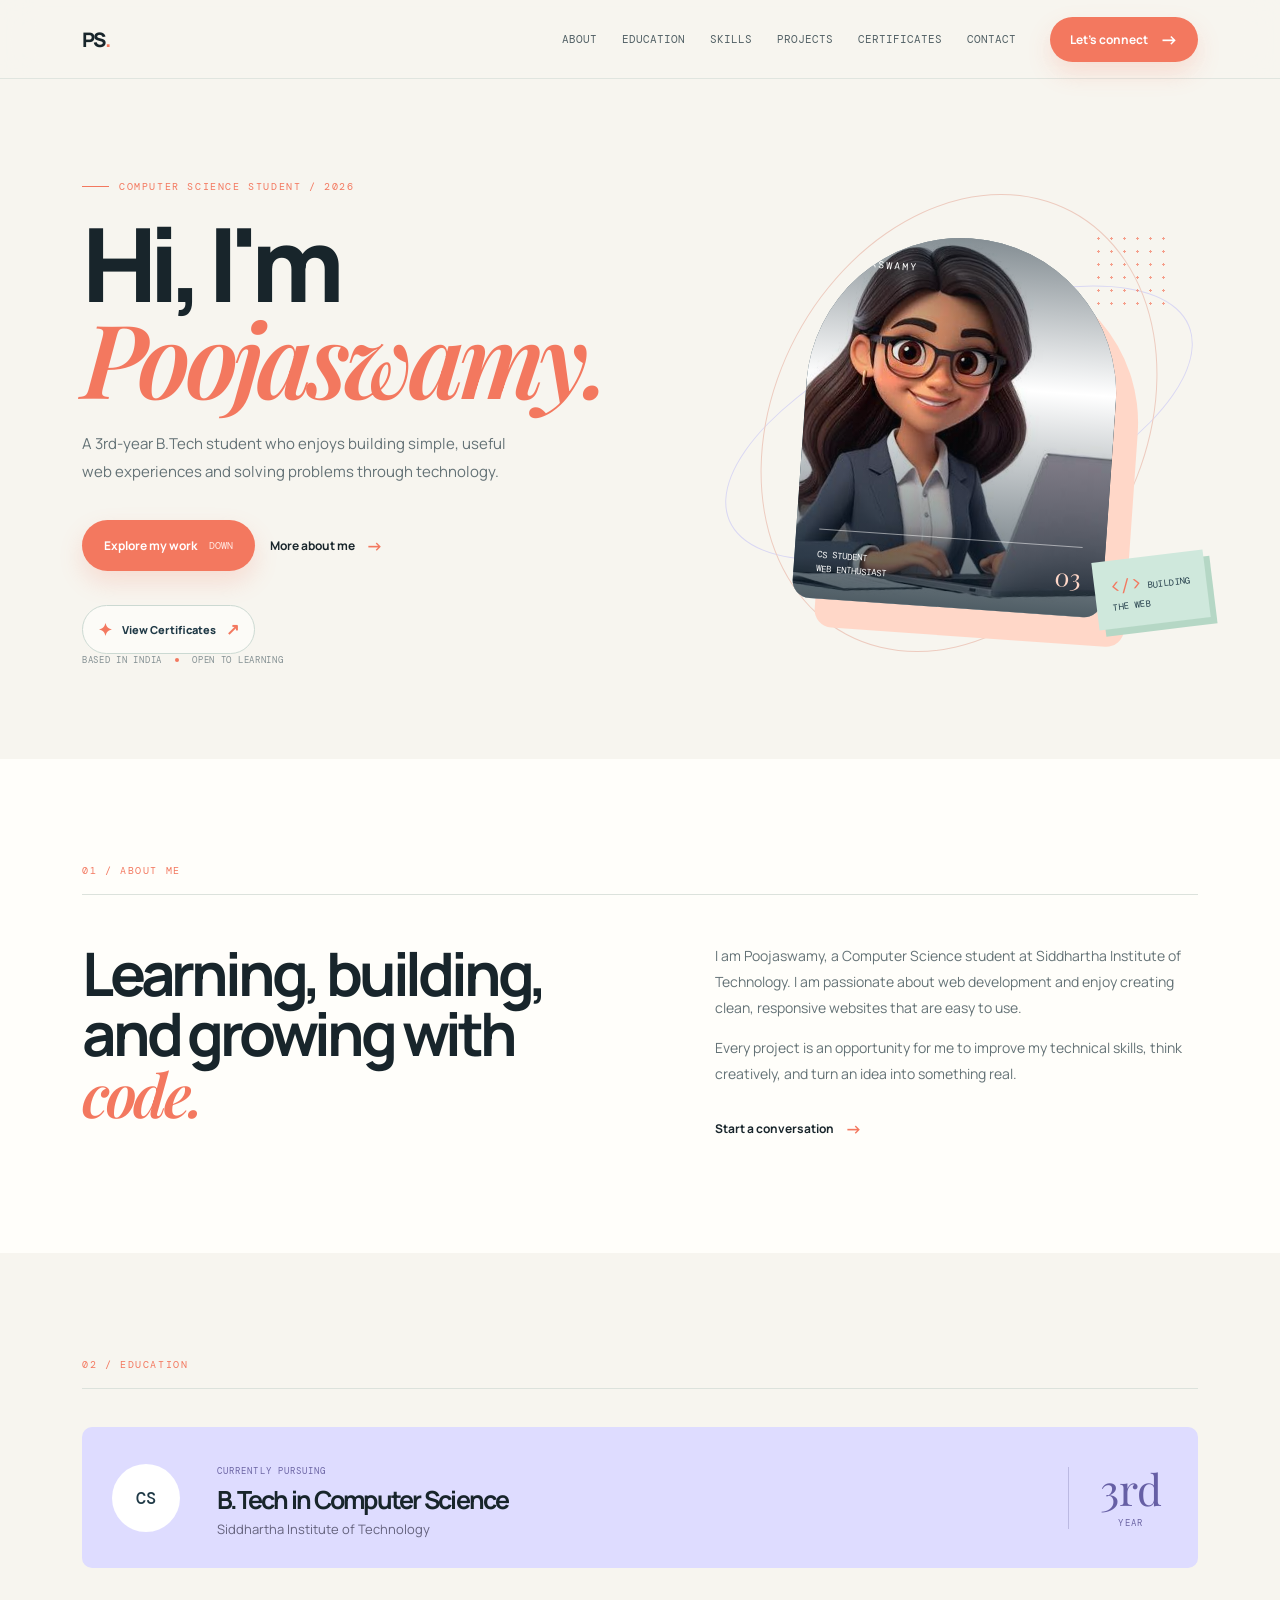
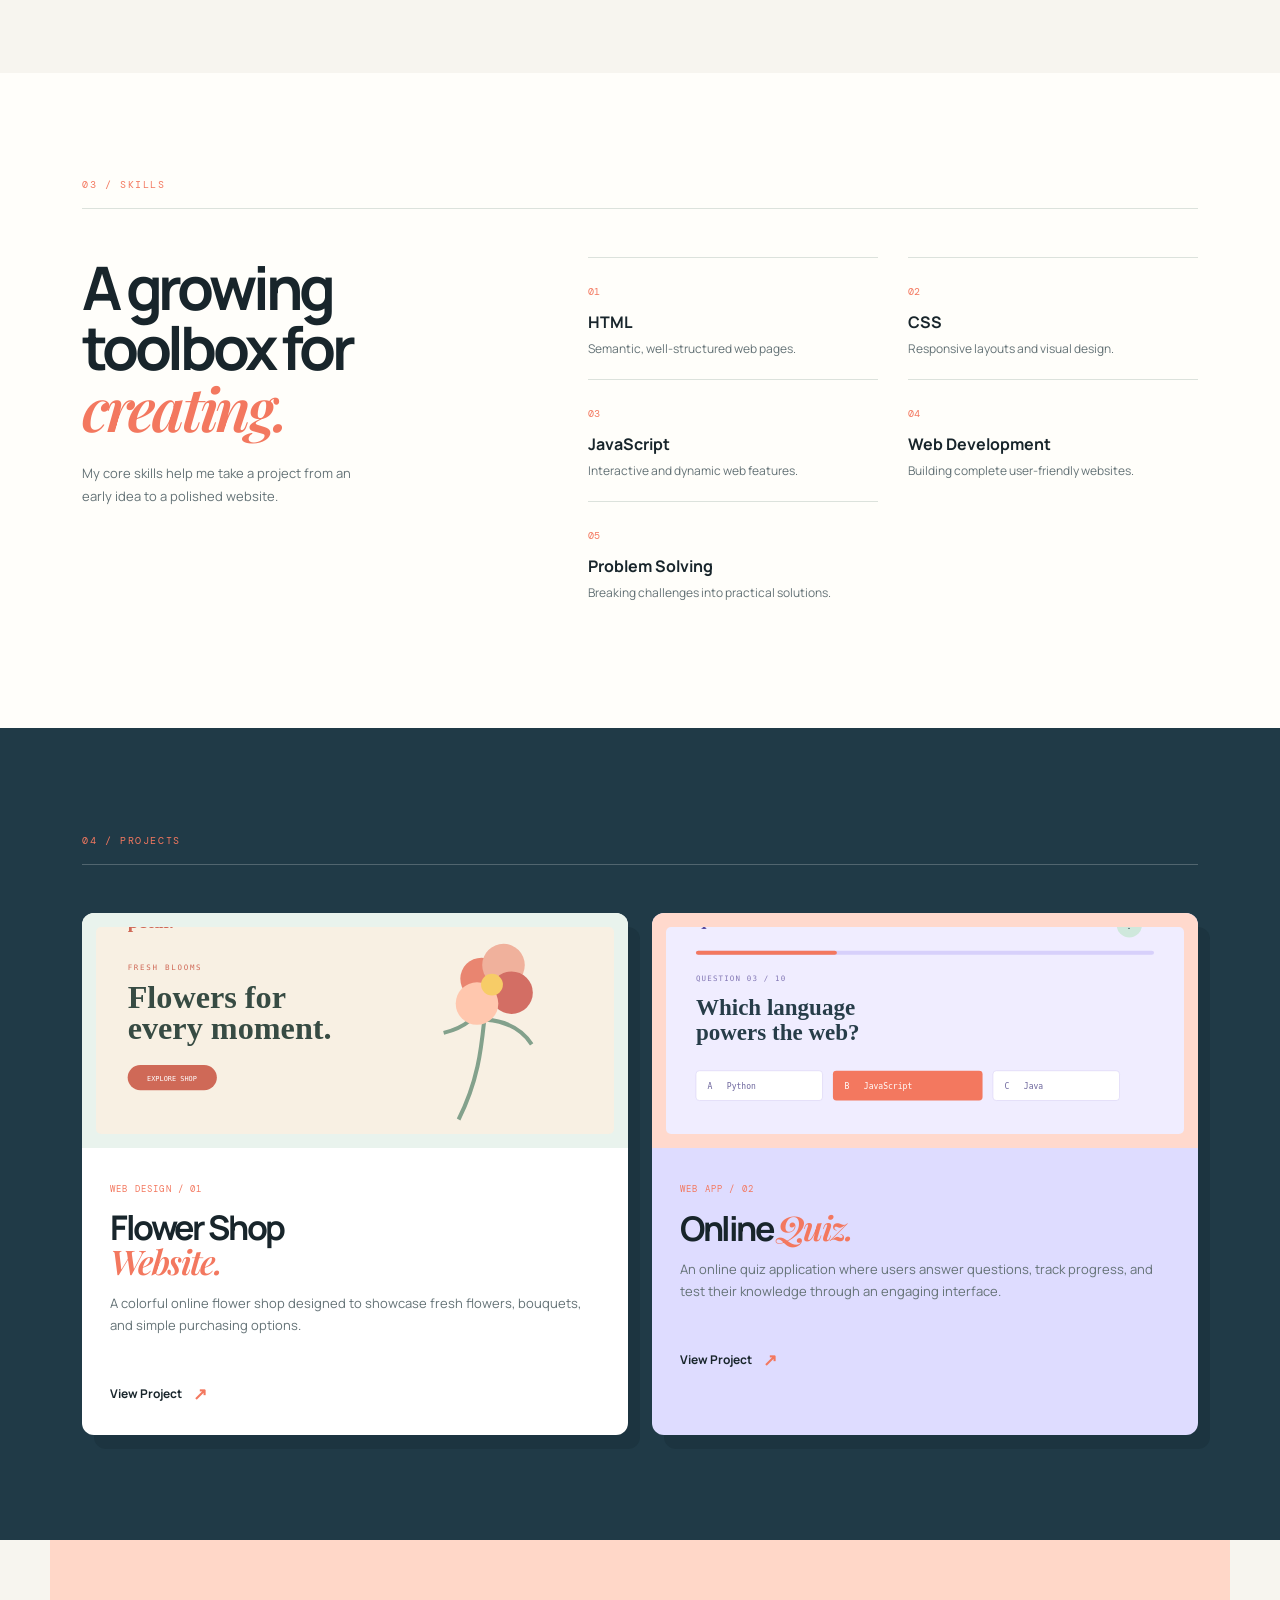
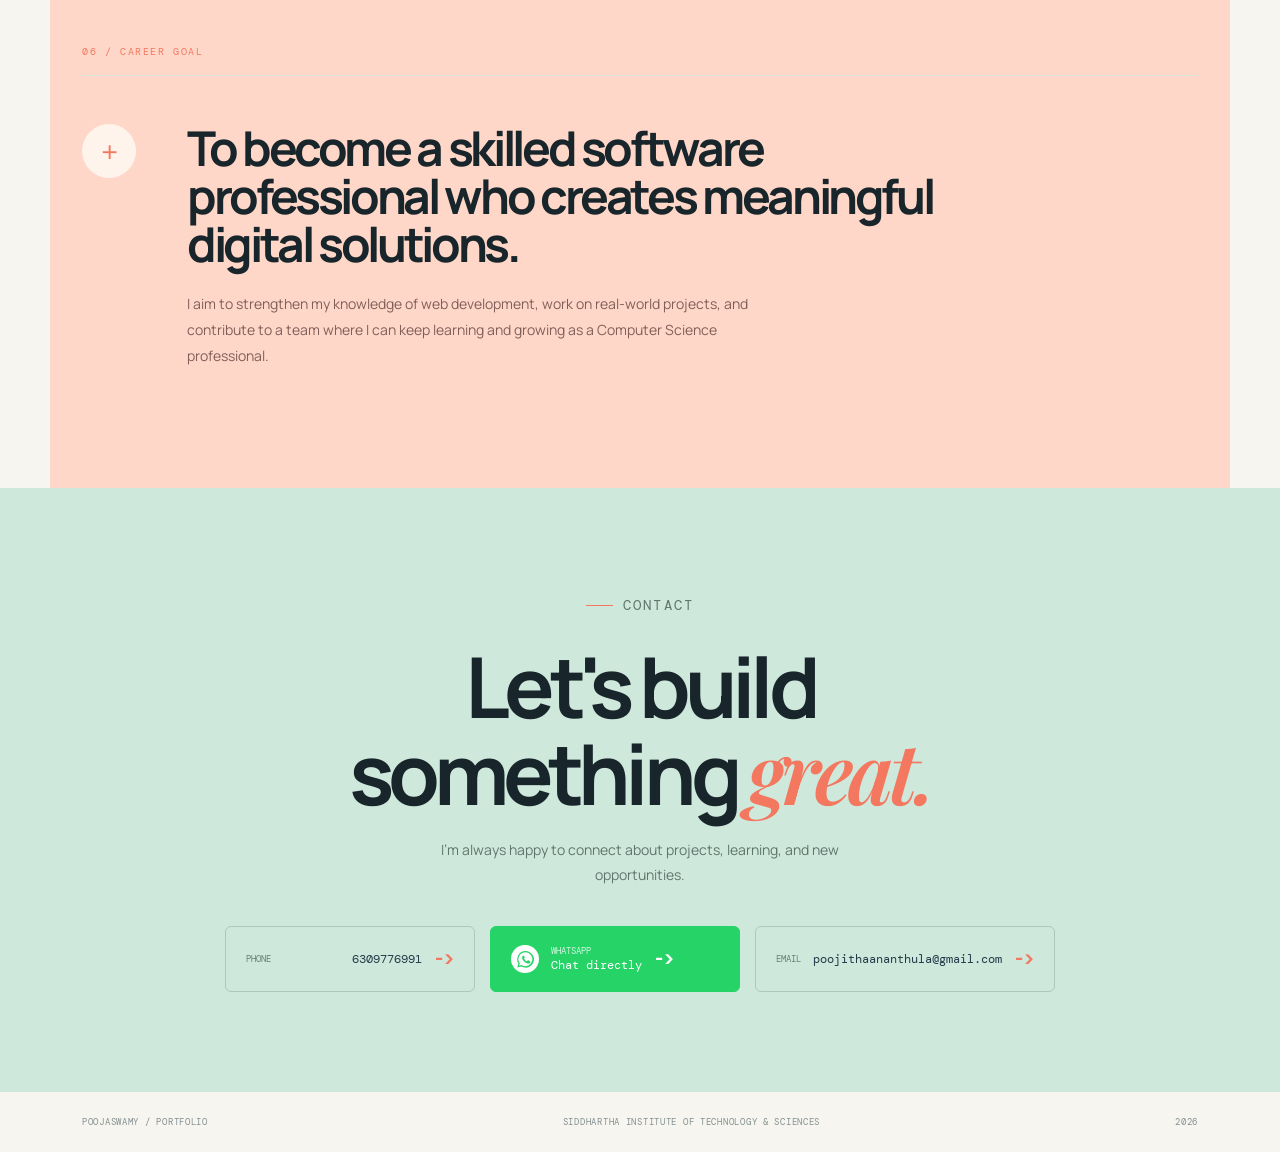
<file: index.html>
<!DOCTYPE html>
<html lang="en">
<head>
  <meta charset="UTF-8">
  <meta name="viewport" content="width=device-width, initial-scale=1.0">
  <meta name="description" content="Portfolio of Poojaswamy, B.Tech Computer Science student.">
  <title>PoojaSwamy | Computer Science Student</title>
  <link rel="preconnect" href="https://fonts.googleapis.com">
  <link rel="preconnect" href="https://fonts.gstatic.com" crossorigin>
  <link href="https://fonts.googleapis.com/css2?family=DM+Mono:wght@400;500&family=Manrope:wght@400;500;600;700;800&family=Playfair+Display:ital,wght@0,600;0,700;1,600&display=swap" rel="stylesheet">
  <link rel="stylesheet" href="style.css">
  <style>
    .certificates{background:#fff;display:grid;gap:110px;grid-template-columns:.55fr 1.45fr}
    .certificate-content>div>p{color:#66777a;font-size:14px;margin-top:18px;max-width:420px}
    .certificate-gallery{display:flex;flex-direction:column;gap:18px;margin-top:38px}
    .certificate-image{background:#eef4f5;border:1px solid #d5e2e5;display:block;height:225px;overflow:hidden}
    .certificate-image img{display:block;height:100%;object-fit:cover;width:100%}
    @media(max-width:850px){.certificates{gap:40px;grid-template-columns:1fr}.certificate-content{max-width:760px}}
    @media(max-width:600px){.certificate-image{height:205px}}
  </style>
</head>
<body>
  <header class="site-header">
    <nav class="navbar" aria-label="Main navigation">
      <a class="logo" href="#home">PS<span>.</span></a>
      <button class="menu-button" aria-label="Open navigation" aria-expanded="false">Menu</button>
      <div class="nav-links">
        <a href="#about">About</a><a href="#education">Education</a><a href="#skills">Skills</a><a href="#projects">Projects</a><a href="#certificates">Certificates</a><a href="#contact">Contact</a>
      </div>
      <a class="nav-button" href="#contact">Let's connect <span>-></span></a>
    </nav>
  </header>

  <main>
    <section class="hero" id="home">
      <div class="hero-copy reveal">
        <p class="eyebrow"><span></span> COMPUTER SCIENCE STUDENT / 2026</p>
        <h1>Hi, I'm<br><em>Poojaswamy.</em></h1>
        <p class="hero-text">A 3rd-year B.Tech student who enjoys building simple, useful web experiences and solving problems through technology.</p>
        <div class="hero-actions"><a class="primary-button" href="#projects">Explore my work <span>down</span></a><a class="secondary-button" href="#about">More about me <b>-></b></a></div>
        <button class="certificate-button" id="showCertificates" type="button"><span class="button-icon">✦</span> View Certificates <b>↗</b></button>
        <div class="hero-meta"><span>BASED IN INDIA</span><i></i><span>OPEN TO LEARNING</span></div>
      </div>
      <div class="hero-visual reveal delay-one" aria-label="Poojaswamy monogram graphic">
        <div class="orbit orbit-one"></div><div class="orbit orbit-two"></div><div class="dot-grid"></div>
        <div class="profile-card">
  <img class="profile-image" src="img/MY IMAGE.jpg" alt="Poojaswamy working on a laptop">
  <p>POOJASWAMY</p>
  <div class="profile-footer">
    <span>CS STUDENT<br>WEB ENTHUSIAST</span>
    <b>03</b>
  </div>
</div>

        <div class="code-note"><span>&lt;/&gt;</span> BUILDING<br>THE WEB</div>
      </div>
    </section>

    <section class="about section-wrap" id="about">
      <p class="section-label">01 / ABOUT ME</p>
      <div class="about-content"><h2>Learning, building,<br>and growing with <em>code.</em></h2><div><p>I am Poojaswamy, a Computer Science student at Siddhartha Institute of Technology. I am passionate about web development and enjoy creating clean, responsive websites that are easy to use.</p><p>Every project is an opportunity for me to improve my technical skills, think creatively, and turn an idea into something real.</p><a class="text-link" href="#contact">Start a conversation <span>-></span></a></div></div>
    </section>

    <section class="education section-wrap" id="education">
      <p class="section-label">02 / EDUCATION</p>
      <div class="education-card"><div class="education-icon">CS</div><div><span class="program-label">CURRENTLY PURSUING</span><h2>B.Tech in Computer Science</h2><p>Siddhartha Institute of Technology</p></div><div class="year-card"><strong>3rd</strong><span>YEAR</span></div></div>
    </section>

    <section class="skills-section section-wrap" id="skills">
      <p class="section-label">03 / SKILLS</p>
      <div class="skills-layout"><div><h2>A growing toolbox for <em>creating.</em></h2><p class="skills-intro">My core skills help me take a project from an early idea to a polished website.</p></div><div class="skill-list"><article><span>01</span><h3>HTML</h3><p>Semantic, well-structured web pages.</p></article><article><span>02</span><h3>CSS</h3><p>Responsive layouts and visual design.</p></article><article><span>03</span><h3>JavaScript</h3><p>Interactive and dynamic web features.</p></article><article><span>04</span><h3>Web Development</h3><p>Building complete user-friendly websites.</p></article><article><span>05</span><h3>Problem Solving</h3><p>Breaking challenges into practical solutions.</p></article></div></div>
    </section>

    <section class="project-section" id="projects">
      <div class="section-wrap"><p class="section-label">04 / PROJECTS</p><div class="project-cards">
        <article class="project-card"><div class="project-image"><img src="assets/project-flower.svg" alt="Flower Shop Website project preview"></div><div class="project-card-body"><span class="card-kicker">WEB DESIGN / 01</span><h2>Flower Shop<br><em>Website.</em></h2><p>A colorful online flower shop designed to showcase fresh flowers, bouquets, and simple purchasing options.</p><a class="light-link" href="#contact">View Project <span>↗</span></a></div></article>
        <article class="project-card project-card-alt"><div class="project-image"><img src="assets/project-quiz.svg" alt="Online Quiz project preview"></div><div class="project-card-body"><span class="card-kicker">WEB APP / 02</span><h2>Online <em>Quiz.</em></h2><p>An online quiz application where users answer questions, track progress, and test their knowledge through an engaging interface.</p><a class="light-link" href="#contact">View Project <span>↗</span></a></div></article>
      </div></div>
      </div>
    </section>

    <section class="certificates section-wrap is-hidden" id="certificates" aria-hidden="true">
      <p class="section-label">05 / CERTIFICATES</p>
      <div class="certificate-content">
      <div><h2>Learning beyond<br>the <em>classroom.</em></h2><p>A collection of certificates that reflect my learning and achievements.</p></div>
        <div class="certificate-gallery">
          <article class="certificate-card"><div class="certificate-image"><img src="img/1.jpeg" alt="Web development certificate"></div><div class="certificate-info"><h3>Web Development</h3><p>IBM Skills Build</p><span>Issued · January 2026</span><button class="view-certificate" type="button" data-view="img/1.jpeg" data-title="Web Development">View Certificate <b>↗</b></button></div></article>
          <article class="certificate-card"><div class="certificate-image"><img src="img/2.jpeg" alt="JavaScript fundamentals certificate"></div><div class="certificate-info"><h3>JavaScript Fundamentals</h3><p>Online Learning Program</p><span>Issued · February 2026</span><button class="view-certificate" type="button" data-view="img/2.jpeg" data-title="JavaScript Fundamentals">View Certificate <b>↗</b></button></div></article>
          <article class="certificate-card"><div class="certificate-image"><img src="img/3.png" alt="Python programming certificate"></div><div class="certificate-info"><h3>Python Programming</h3><p>Computer Science Learning Lab</p><span>Issued · March 2026</span><button class="view-certificate" type="button" data-view="assets/certificate-python.svg" data-title="Python Programming">View Certificate <b>↗</b></button></div></article>
          <article class="certificate-card"><div class="certificate-image"><img src="img/4.png" alt="UI and UX design certificate"></div><div class="certificate-info"><h3>UI / UX Design</h3><p>Creative Practice Academy</p><span>Issued · April 2026</span><button class="view-certificate" type="button" data-view="assets/certificate-ui.svg" data-title="UI / UX Design">View Certificate <b>↗</b></button></div></article>
        </div>
      </div>
    </section>

    <section class="goal section-wrap">
      <p class="section-label">06 / CAREER GOAL</p>
      <div class="goal-content"><div class="goal-mark">+</div><div><h2>To become a skilled software professional who creates meaningful digital solutions.</h2><p>I aim to strengthen my knowledge of web development, work on real-world projects, and contribute to a team where I can keep learning and growing as a Computer Science professional.</p></div></div>
    </section>

    <section class="contact-section" id="contact">
      <p class="eyebrow"><span></span> CONTACT</p>
      <h2>Let's build<br>something <em>great.</em></h2>
      <p>I'm always happy to connect about projects, learning, and new opportunities.</p>
        <div class="contact-details"><a href="tel:6309776991"><small>PHONE</small>6309776991 <b>-></b></a><a class="whatsapp-link" href="https://wa.me/916309776991" target="_blank" rel="noopener noreferrer" aria-label="Chat with Poojaswamy on WhatsApp"><span class="whatsapp-icon" aria-hidden="true"><svg viewBox="0 0 32 32" focusable="false"><path d="M16 3.2a12.6 12.6 0 0 0-10.8 19l-1.7 6.1 6.3-1.7A12.6 12.6 0 1 0 16 3.2Zm0 22.9c-2 0-3.9-.5-5.6-1.5l-.4-.2-3.7 1 1-3.6-.3-.4A10.6 10.6 0 1 1 16 26.1Zm5.8-7.9c-.3-.1-1.7-.8-2-.9-.3-.1-.5-.1-.7.2-.2.3-.8.9-.9 1.1-.2.2-.3.2-.6.1-1.7-.8-2.9-2.1-3.7-3.7-.2-.3 0-.5.1-.6l.5-.6c.2-.2.2-.4.3-.6.1-.2 0-.5 0-.6l-.9-2c-.2-.4-.4-.4-.6-.4h-.5c-.3 0-.6.1-.8.4-.3.3-1.1 1.1-1.1 2.7s1.1 3.1 1.2 3.3c.2.2 2.2 3.4 5.3 4.8.7.3 1.3.5 1.8.7.8.2 1.5.2 2.1.1.6-.1 1.7-.7 2-1.4.2-.7.2-1.3.2-1.4-.1-.2-.3-.3-.6-.5Z"/></svg></span><span><small>WHATSAPP</small>Chat directly</span><b>-></b></a><a href="mailto:poojithaananthula@gmail.com"><small>EMAIL</small>poojithaananthula@gmail.com <b>-></b></a></div>
    </section>
  </main>

  <div class="certificate-modal" id="certificateModal" aria-hidden="true"><div class="modal-backdrop" data-close-modal></div><div class="modal-dialog" role="dialog" aria-modal="true" aria-labelledby="modalTitle"><button class="modal-close" type="button" data-close-modal aria-label="Close certificate preview">×</button><img id="modalImage" alt="Large certificate preview"><h2 id="modalTitle">Certificate</h2></div></div>

  <footer><span>POOJASWAMY / PORTFOLIO</span><span>SIDDHARTHA INSTITUTE OF TECHNOLOGY & SCIENCES</span><span>2026</span></footer>
  <script>
    const menuButton = document.querySelector('.menu-button');
    const navLinks = document.querySelector('.nav-links');
    menuButton.addEventListener('click', () => {
      const isOpen = navLinks.classList.toggle('is-open');
      menuButton.setAttribute('aria-expanded', isOpen);
      menuButton.textContent = isOpen ? 'Close' : 'Menu';
    });
    document.querySelectorAll('.nav-links a').forEach(link => link.addEventListener('click', () => {
      navLinks.classList.remove('is-open'); menuButton.textContent = 'Menu'; menuButton.setAttribute('aria-expanded', 'false');
    }));
    const certificateSection = document.querySelector('#certificates');
    const certificateButton = document.querySelector('#showCertificates');
    document.querySelectorAll('a[href="#certificates"]').forEach(link => link.addEventListener('click', event => {
      event.preventDefault();
      certificateButton.click();
    }));
    certificateButton.addEventListener('click', () => {
      certificateSection.classList.remove('is-hidden');
      certificateSection.setAttribute('aria-hidden', 'false');
      certificateSection.scrollIntoView({ behavior: 'smooth', block: 'start' });
      certificateButton.textContent = 'Certificates are open ✓';
      certificateButton.classList.add('is-open');
    });
    const modal = document.querySelector('#certificateModal');
    const modalImage = document.querySelector('#modalImage');
    const modalTitle = document.querySelector('#modalTitle');
    document.querySelectorAll('.view-certificate').forEach(button => button.addEventListener('click', () => {
      modalImage.src = button.dataset.view;
      modalTitle.textContent = button.dataset.title;
      modal.classList.add('is-open');
      modal.setAttribute('aria-hidden', 'false');
    }));
    document.querySelectorAll('[data-close-modal]').forEach(element => element.addEventListener('click', () => {
      modal.classList.remove('is-open');
      modal.setAttribute('aria-hidden', 'true');
    }));
    document.addEventListener('keydown', event => {
      if (event.key === 'Escape') {
        modal.classList.remove('is-open');
        modal.setAttribute('aria-hidden', 'true');
      }
    });
  </script>
</body>
</html>
</file>
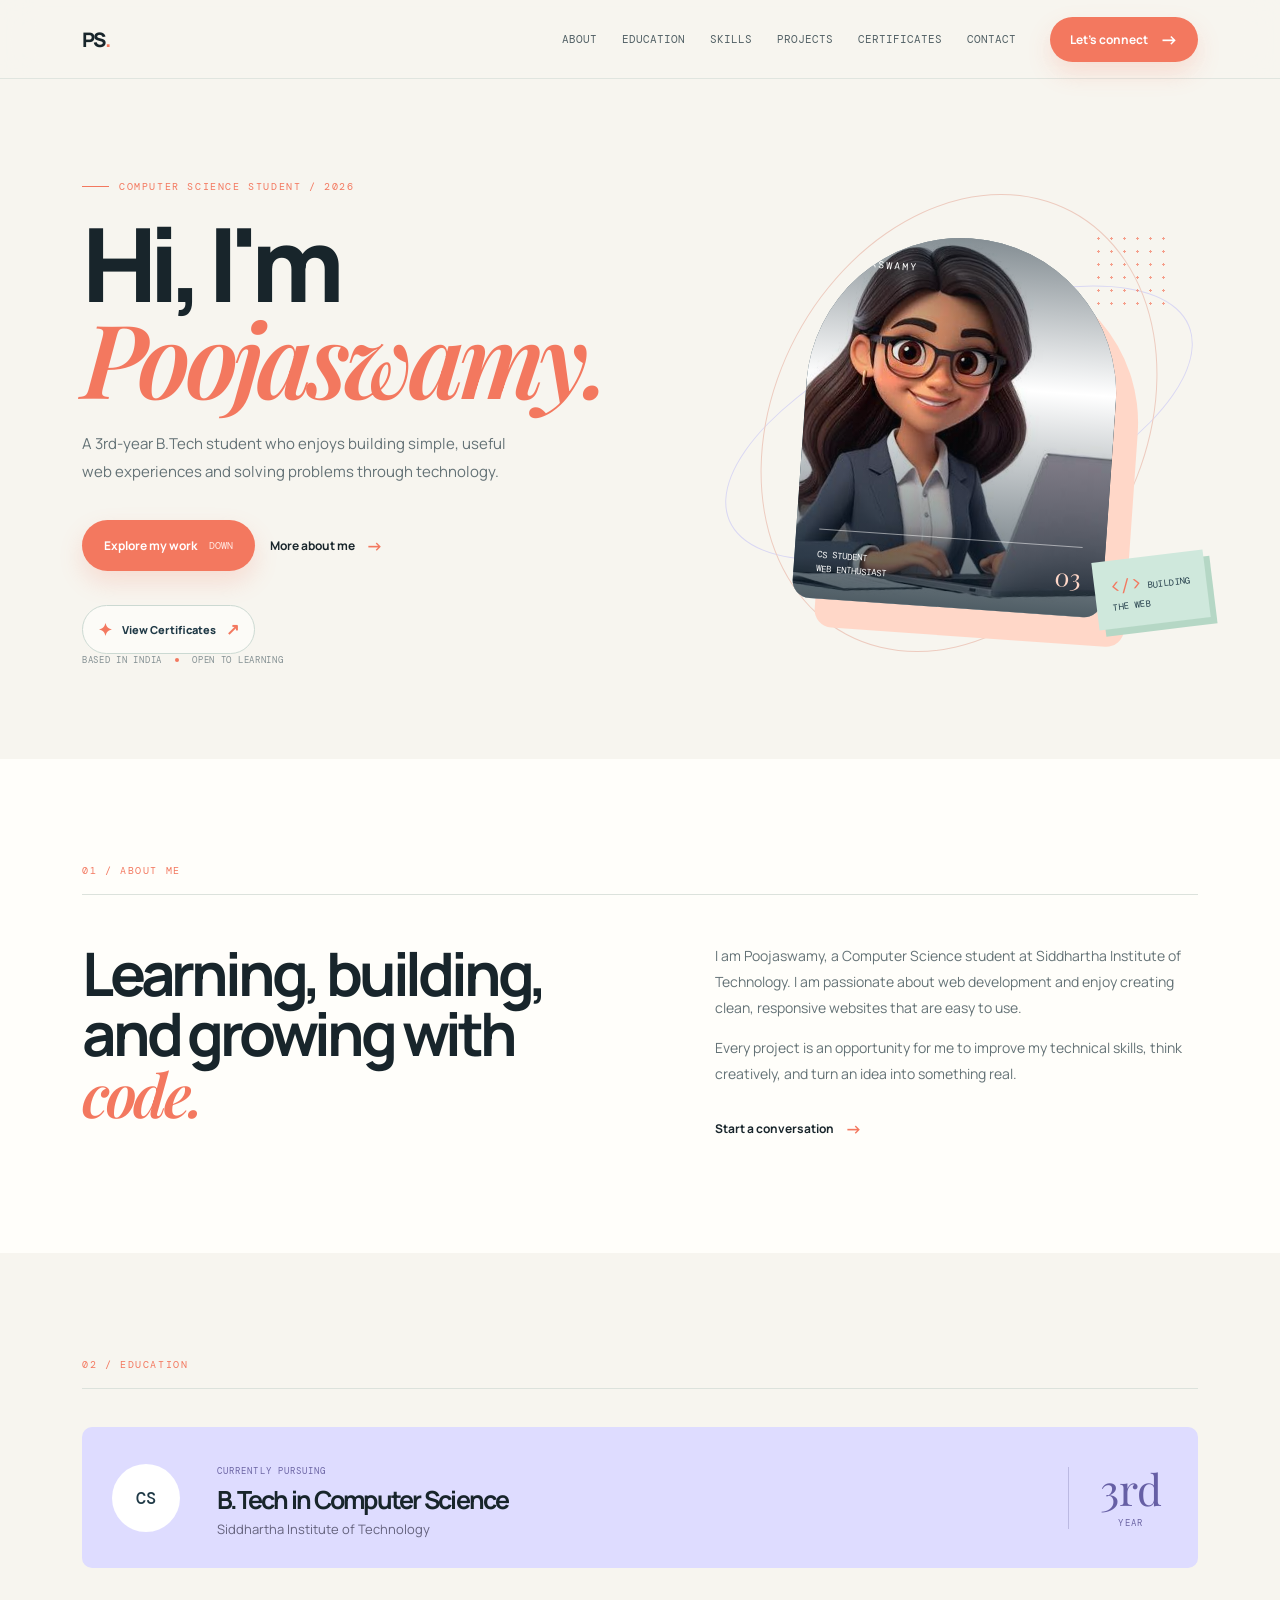
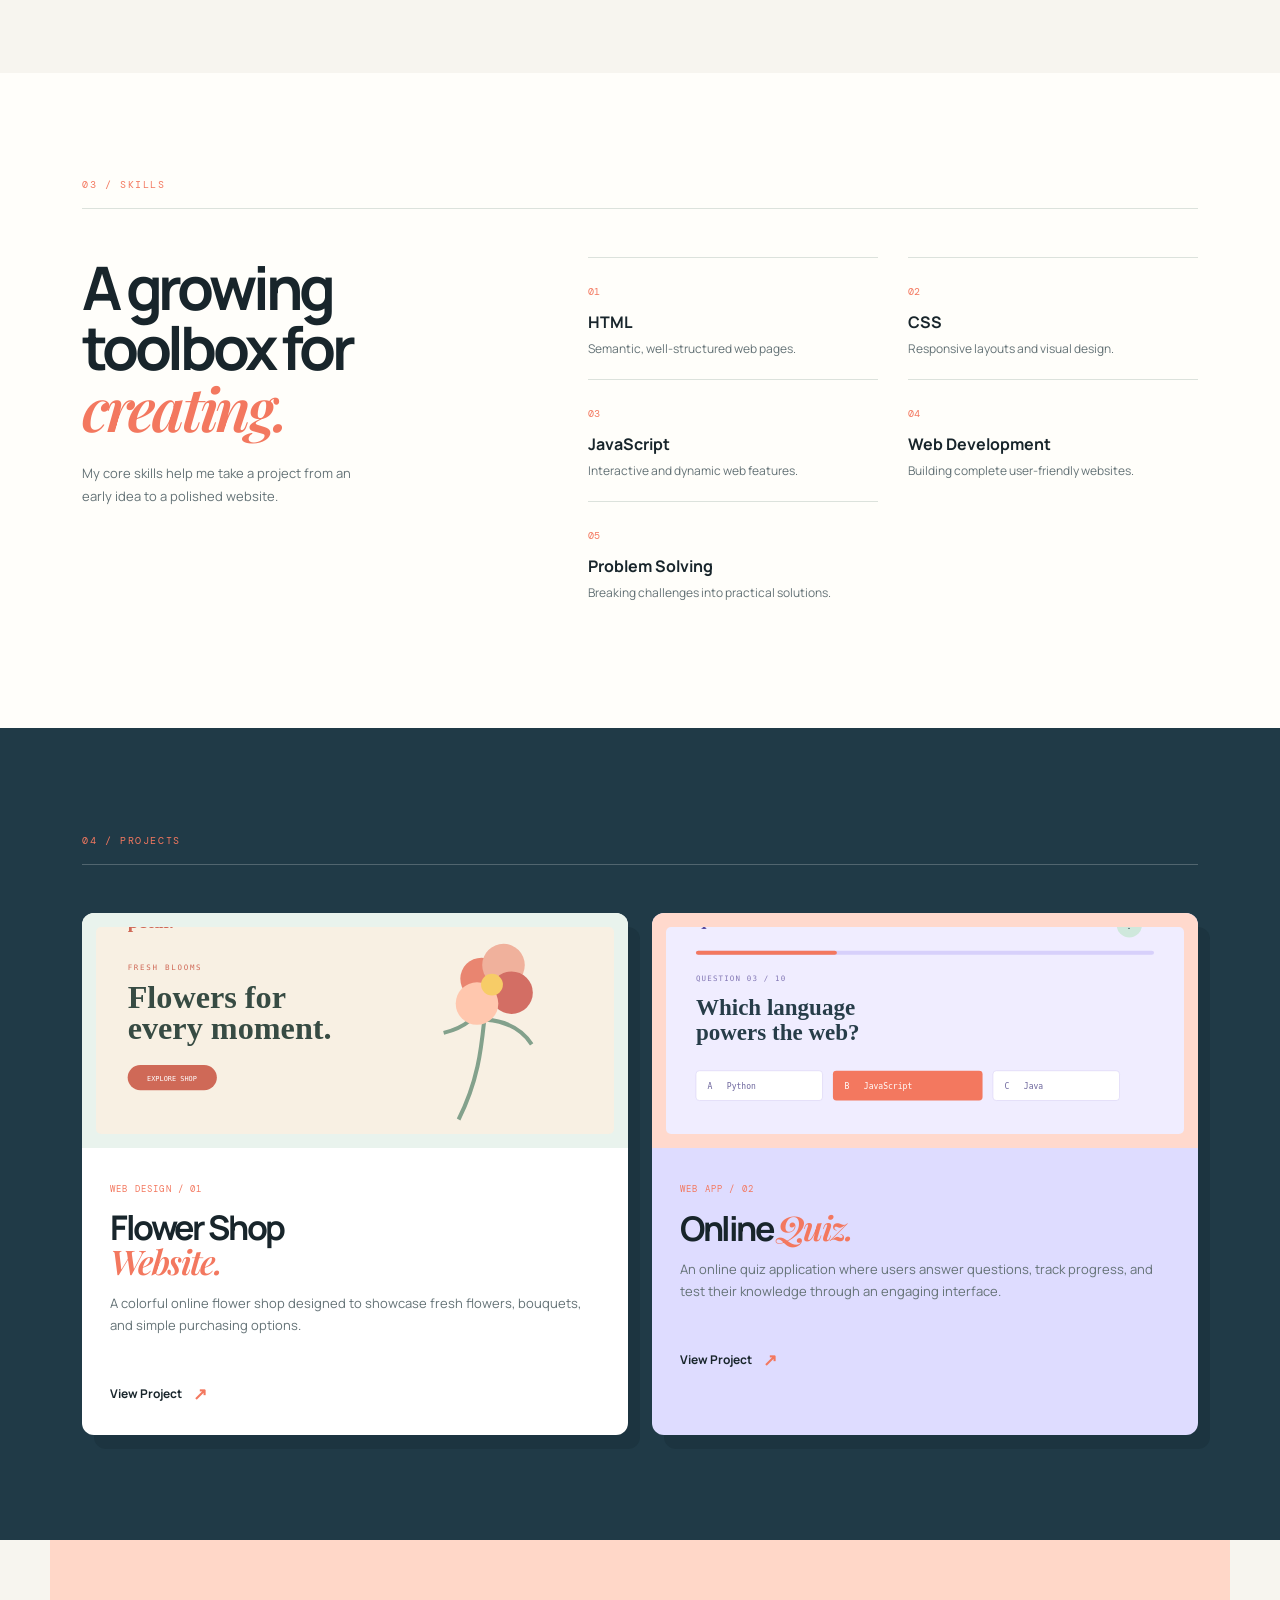
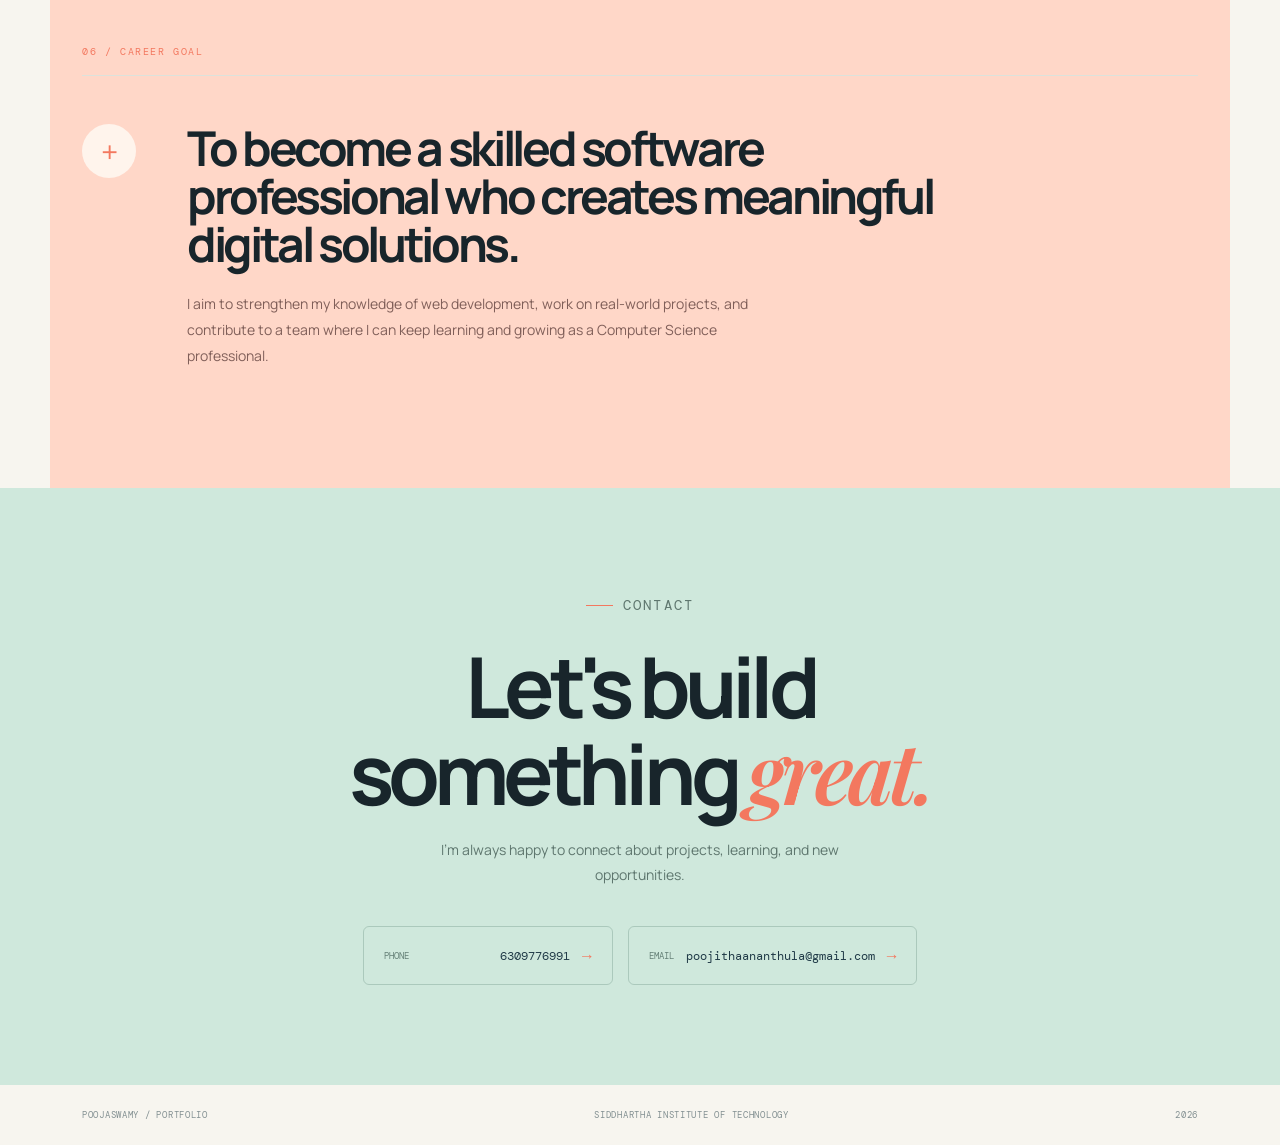
<file: portfolio.html>
<!DOCTYPE html>
<html lang="en">
<head>
  <meta charset="UTF-8">
  <meta name="viewport" content="width=device-width, initial-scale=1.0">
  <meta name="description" content="Portfolio of Poojaswamy, B.Tech Computer Science student.">
  <title>Poojaswamy | Computer Science Student</title>

  <link rel="preconnect" href="https://fonts.googleapis.com">
  <link rel="preconnect" href="https://fonts.gstatic.com" crossorigin>
  <link href="https://fonts.googleapis.com/css2?family=DM+Mono:wght@400;500&family=Manrope:wght@400;500;600;700;800&family=Playfair+Display:ital,wght@0,600;0,700;1,600&display=swap" rel="stylesheet">
  <link rel="stylesheet" href="style.css">
</head>

<body>
  <header class="site-header">
    <nav class="navbar" aria-label="Main navigation">
      <a class="logo" href="#home">PS<span>.</span></a>

      <button class="menu-button" aria-label="Open navigation" aria-expanded="false">
        Menu
      </button>

      <div class="nav-links">
        <a href="#about">About</a>
        <a href="#education">Education</a>
        <a href="#skills">Skills</a>
        <a href="#projects">Projects</a>
        <a href="#certificates">Certificates</a>
        <a href="#contact">Contact</a>
      </div>

      <a class="nav-button" href="#contact">
        Let's connect <span>→</span>
      </a>
    </nav>
  </header>

  <main>
    <section class="hero" id="home">
      <div class="hero-copy reveal">
        <p class="eyebrow">
          <span></span>
          COMPUTER SCIENCE STUDENT / 2026
        </p>

        <h1>Hi, I'm<br><em>Poojaswamy.</em></h1>

        <p class="hero-text">
          A 3rd-year B.Tech student who enjoys building simple, useful web
          experiences and solving problems through technology.
        </p>

        <div class="hero-actions">
          <a class="primary-button" href="#projects">
            Explore my work <span>down</span>
          </a>

          <a class="secondary-button" href="#about">
            More about me <b>→</b>
          </a>
        </div>

        <button class="certificate-button" id="showCertificates" type="button">
          <span class="button-icon">✦</span>
          View Certificates
          <b>↗</b>
        </button>

        <div class="hero-meta">
          <span>BASED IN INDIA</span>
          <i></i>
          <span>OPEN TO LEARNING</span>
        </div>
      </div>

      <div class="hero-visual reveal delay-one" aria-label="Poojaswamy monogram graphic">
        <div class="orbit orbit-one"></div>
        <div class="orbit orbit-two"></div>
        <div class="dot-grid"></div>

        <div class="profile-card">
          <img class="profile-image" src="img/MY IMAGE.jpg" alt="Poojaswamy working on a laptop">
          <p>POOJASWAMY</p>

          <div class="profile-footer">
            <span>CS STUDENT<br>WEB ENTHUSIAST</span>
            <b>03</b>
          </div>
        </div>

        <div class="code-note">
          <span>&lt;/&gt;</span>
          BUILDING<br>THE WEB
        </div>
      </div>
    </section>

    <section class="about section-wrap" id="about">
      <p class="section-label">01 / ABOUT ME</p>

      <div class="about-content">
        <h2>
          Learning, building,<br>
          and growing with <em>code.</em>
        </h2>

        <div>
          <p>
            I am Poojaswamy, a Computer Science student at Siddhartha Institute
            of Technology. I am passionate about web development and enjoy
            creating clean, responsive websites that are easy to use.
          </p>

          <p>
            Every project is an opportunity for me to improve my technical
            skills, think creatively, and turn an idea into something real.
          </p>

          <a class="text-link" href="#contact">
            Start a conversation <span>→</span>
          </a>
        </div>
      </div>
    </section>

    <section class="education section-wrap" id="education">
      <p class="section-label">02 / EDUCATION</p>

      <div class="education-card">
        <div class="education-icon">CS</div>

        <div>
          <span class="program-label">CURRENTLY PURSUING</span>
          <h2>B.Tech in Computer Science</h2>
          <p>Siddhartha Institute of Technology</p>
        </div>

        <div class="year-card">
          <strong>3rd</strong>
          <span>YEAR</span>
        </div>
      </div>
    </section>

    <section class="skills-section section-wrap" id="skills">
      <p class="section-label">03 / SKILLS</p>

      <div class="skills-layout">
        <div>
          <h2>A growing toolbox for <em>creating.</em></h2>
          <p class="skills-intro">
            My core skills help me take a project from an early idea to a
            polished website.
          </p>
        </div>

        <div class="skill-list">
          <article>
            <span>01</span>
            <h3>HTML</h3>
            <p>Semantic, well-structured web pages.</p>
          </article>

          <article>
            <span>02</span>
            <h3>CSS</h3>
            <p>Responsive layouts and visual design.</p>
          </article>

          <article>
            <span>03</span>
            <h3>JavaScript</h3>
            <p>Interactive and dynamic web features.</p>
          </article>

          <article>
            <span>04</span>
            <h3>Web Development</h3>
            <p>Building complete user-friendly websites.</p>
          </article>

          <article>
            <span>05</span>
            <h3>Problem Solving</h3>
            <p>Breaking challenges into practical solutions.</p>
          </article>
        </div>
      </div>
    </section>

    <section class="project-section" id="projects">
      <div class="section-wrap">
        <p class="section-label">04 / PROJECTS</p>

        <div class="project-cards">
          <article class="project-card">
            <div class="project-image">
              <img
                src="assets/project-flower.svg"
                alt="Flower Shop Website project preview"
              >
            </div>

            <div class="project-card-body">
              <span class="card-kicker">WEB DESIGN / 01</span>

              <h2>Flower Shop<br><em>Website.</em></h2>

              <p>
                A colorful online flower shop designed to showcase fresh
                flowers, bouquets, and simple purchasing options.
              </p>

              <a class="light-link" href="#contact">
                View Project <span>↗</span>
              </a>
            </div>
          </article>

          <article class="project-card project-card-alt">
            <div class="project-image">
              <img
                src="assets/project-quiz.svg"
                alt="Online Quiz project preview"
              >
            </div>

            <div class="project-card-body">
              <span class="card-kicker">WEB APP / 02</span>

              <h2>Online <em>Quiz.</em></h2>

              <p>
                An online quiz application where users answer questions, track
                progress, and test their knowledge through an engaging interface.
              </p>

              <a class="light-link" href="#contact">
                View Project <span>↗</span>
              </a>
            </div>
          </article>
        </div>
      </div>
    </section>

    <section class="certificates section-wrap is-hidden" id="certificates" aria-hidden="true">
      <p class="section-label">05 / CERTIFICATES</p>

      <div class="certificate-content">
        <div>
          <h2>Learning beyond<br>the <em>classroom.</em></h2>

          <p>
            A collection of certificates that reflect my learning and achievements.
          </p>
        </div>

        <div class="certificate-carousel">
          <div class="certificate-viewport">
            <div class="certificate-gallery" id="certificateCarousel">
          <article class="certificate-card">
            <div class="certificate-image">

              <img
                src="img/1.jpeg"
                alt="Web development certificate preview"
              >

            </div>

            <div class="certificate-info">
              <h3>Web Development</h3>
              <p>Siddhartha Institute of Technology</p>
              <span>Issued · January 2026</span>

              <button
                class="view-certificate"
                type="button"
                data-view="img/1.jpeg"
                data-title="Web Development"
              >
                View Certificate <b>↗</b>
              </button>
            </div>
          </article>

          <article class="certificate-card">
            <div class="certificate-image">

              <img
                src="img/2.jpeg"
                alt="JavaScript certificate preview"
              >

            </div>

            <div class="certificate-info">
              <h3>JavaScript Fundamentals</h3>
              <p>Online Learning Program</p>
              <span>Issued · February 2026</span>

              <button
                class="view-certificate"
                type="button"
                data-view="img/2.jpeg"
                data-title="JavaScript Fundamentals"
              >
                View Certificate <b>↗</b>
              </button>
            </div>
          </article>

          <article class="certificate-card">
            <div class="certificate-image">

              <img
                src="assets/certificate-python.svg"
                alt="Python certificate preview"
              >

            </div>

            <div class="certificate-info">
              <h3>Python Programming</h3>
              <p>Computer Science Learning Lab</p>
              <span>Issued · March 2026</span>

              <button
                class="view-certificate"
                type="button"
                data-view="assets/certificate-python.svg"
                data-title="Python Programming"
              >
                View Certificate <b>↗</b>
              </button>
            </div>
          </article>

          <article class="certificate-card">
            <div class="certificate-image">

              <img
                src="assets/certificate-ui.svg"
                alt="UI / UX design certificate preview"
              >

            </div>

            <div class="certificate-info">
              <h3>UI / UX Design</h3>
              <p>Creative Practice Academy</p>
              <span>Issued · April 2026</span>

              <button
                class="view-certificate"
                type="button"
                data-view="assets/certificate-ui.svg"
                data-title="UI / UX Design"
              >
                View Certificate <b>↗</b>
              </button>
            </div>
          </article>
            </div>
          </div>
          <div class="certificate-carousel-controls" aria-label="Certificate carousel controls">
            <button class="carousel-button" id="previousCertificate" type="button" aria-label="Show previous certificate">←</button>
            <span id="certificatePosition" aria-live="polite">1 / 4</span>
            <button class="carousel-button" id="nextCertificate" type="button" aria-label="Show next certificate">→</button>
          </div>
        </div>
      </div>
    </section>

    <section class="goal section-wrap">
      <p class="section-label">06 / CAREER GOAL</p>

      <div class="goal-content">
        <div class="goal-mark">+</div>

        <div>
          <h2>
            To become a skilled software professional who creates meaningful
            digital solutions.
          </h2>

          <p>
            I aim to strengthen my knowledge of web development, work on
            real-world projects, and contribute to a team where I can keep
            learning and growing as a Computer Science professional.
          </p>
        </div>
      </div>
    </section>

    <section class="contact-section" id="contact">
      <p class="eyebrow"><span></span> CONTACT</p>

      <h2>Let's build<br>something <em>great.</em></h2>

      <p>
        I'm always happy to connect about projects, learning, and new opportunities.
      </p>

      <div class="contact-details">
        <a href="tel:6309776991">
          <small>PHONE</small>
          6309776991
          <b>→</b>
        </a>

        <a href="mailto:poojithaananthula@gmail.com">
          <small>EMAIL</small>
          poojithaananthula@gmail.com
          <b>→</b>
        </a>
      </div>
    </section>
  </main>

  <div class="certificate-modal" id="certificateModal" aria-hidden="true">
    <div class="modal-backdrop" data-close-modal></div>

    <div
      class="modal-dialog"
      role="dialog"
      aria-modal="true"
      aria-labelledby="modalTitle"
    >
      <button
        class="modal-close"
        type="button"
        data-close-modal
        aria-label="Close certificate preview"
      >
        ×
      </button>

      <img id="modalImage" alt="Large certificate preview">
      <h2 id="modalTitle">Certificate</h2>
    </div>
  </div>

  <footer>
    <span>POOJASWAMY / PORTFOLIO</span>
    <span>SIDDHARTHA INSTITUTE OF TECHNOLOGY</span>
    <span>2026</span>
  </footer>

  <script>
    const menuButton = document.querySelector(".menu-button");
    const navLinks = document.querySelector(".nav-links");

    menuButton.addEventListener("click", () => {
      const isOpen = navLinks.classList.toggle("is-open");

      menuButton.setAttribute("aria-expanded", isOpen);
      menuButton.textContent = isOpen ? "Close" : "Menu";
    });

    document.querySelectorAll(".nav-links a").forEach((link) => {
      link.addEventListener("click", () => {
        navLinks.classList.remove("is-open");
        menuButton.textContent = "Menu";
        menuButton.setAttribute("aria-expanded", "false");
      });
    });

    const certificateSection = document.querySelector("#certificates");
    const certificateButton = document.querySelector("#showCertificates");

    document.querySelectorAll('a[href="#certificates"]').forEach((link) => {
      link.addEventListener("click", (event) => {
        event.preventDefault();
        certificateButton.click();
      });
    });

    certificateButton.addEventListener("click", () => {
      certificateSection.classList.remove("is-hidden");
      certificateSection.setAttribute("aria-hidden", "false");

      certificateSection.scrollIntoView({
        behavior: "smooth",
        block: "start"
      });

      certificateButton.textContent = "Certificates are open ✓";
      certificateButton.classList.add("is-open");
    });

    const carouselTrack = document.querySelector("#certificateCarousel");
    const carouselCards = [...carouselTrack.children];
    const previousCertificate = document.querySelector("#previousCertificate");
    const nextCertificate = document.querySelector("#nextCertificate");
    const certificatePosition = document.querySelector("#certificatePosition");
    let activeCertificate = 0;

    function showCertificate(index) {
      activeCertificate = (index + carouselCards.length) % carouselCards.length;
      carouselTrack.style.transform = `translateX(-${activeCertificate * 100}%)`;
      certificatePosition.textContent = `${activeCertificate + 1} / ${carouselCards.length}`;
    }

    previousCertificate.addEventListener("click", () => showCertificate(activeCertificate - 1));
    nextCertificate.addEventListener("click", () => showCertificate(activeCertificate + 1));

    const modal = document.querySelector("#certificateModal");
    const modalImage = document.querySelector("#modalImage");
    const modalTitle = document.querySelector("#modalTitle");

    document.querySelectorAll(".view-certificate").forEach((button) => {
      button.addEventListener("click", () => {
        modalImage.src = button.dataset.view;
        modalTitle.textContent = button.dataset.title;

        modal.classList.add("is-open");
        modal.setAttribute("aria-hidden", "false");
      });
    });

    document.querySelectorAll("[data-close-modal]").forEach((element) => {
      element.addEventListener("click", () => {
        modal.classList.remove("is-open");
        modal.setAttribute("aria-hidden", "true");
      });
    });

    document.addEventListener("keydown", (event) => {
      if (event.key === "Escape") {
        modal.classList.remove("is-open");
        modal.setAttribute("aria-hidden", "true");
      }
    });
  </script>
</body>
</html>
</file>
<file: style.css>
@import url('https://fonts.googleapis.com/css2?family=DM+Mono:wght@400;500&family=Manrope:wght@400;500;600;700;800&family=Playfair+Display:ital,wght@0,600;0,700;1,600&display=swap');

:root {
  --ink: #18252b;
  --muted: #647276;
  --cream: #f7f5ef;
  --paper: #fffefa;
  --line: #dce2dc;
  --coral: #f3785f;
  --peach: #ffd7c8;
  --lavender: #dedcff;
  --mint: #cfe8dc;
  --navy: #203a47;
  --serif: 'Playfair Display', Georgia, serif;
  --sans: 'Manrope', Arial, sans-serif;
  --mono: 'DM Mono', monospace;
}

* { box-sizing: border-box; }
html { scroll-behavior: smooth; }
body { margin: 0; color: var(--ink); background: var(--cream); font-family: var(--sans); }
a { color: inherit; text-decoration: none; }
button { font: inherit; }
.site-header { position: sticky; top: 0; z-index: 20; background: rgba(247,245,239,.9); border-bottom: 1px solid rgba(220,226,220,.85); backdrop-filter: blur(16px); }
.navbar { max-width: 1180px; height: 78px; padding: 0 32px; margin: auto; display: flex; align-items: center; gap: 34px; }
.logo { font-size: 20px; font-weight: 800; letter-spacing: -.08em; margin-right: auto; }
.logo span { color: var(--coral); }
.nav-links { display: flex; align-items: center; gap: 25px; font: 11px var(--mono); text-transform: uppercase; color: #536166; }
.nav-links a { transition: color .2s ease; }
.nav-links a:hover { color: var(--coral); }
.nav-button, .primary-button { display: inline-flex; align-items: center; gap: 12px; background: var(--coral); color: #fff; border: 0; border-radius: 999px; padding: 14px 20px; font-size: 12px; font-weight: 700; box-shadow: 0 11px 25px rgba(243,120,95,.2); transition: transform .25s ease, box-shadow .25s ease; }
.nav-button:hover, .primary-button:hover, .certificate-button:hover { transform: translateY(-3px); box-shadow: 0 15px 30px rgba(243,120,95,.28); }
.nav-button span { font-size: 18px; line-height: 10px; }
.menu-button { display: none; background: none; border: 0; color: var(--ink); font: 11px var(--mono); text-transform: uppercase; }
.hero { max-width: 1180px; min-height: 680px; margin: auto; padding: 100px 32px 92px; display: grid; grid-template-columns: 1fr .82fr; align-items: center; gap: 55px; overflow: hidden; }
.eyebrow, .section-label { color: var(--coral); font: 10px var(--mono); letter-spacing: .16em; }
.eyebrow { display: flex; align-items: center; gap: 10px; }
.eyebrow span { width: 27px; height: 1px; display: inline-block; background: var(--coral); }
h1, h2, h3, p { margin-top: 0; }
h1 { margin: 23px 0 23px; font-size: clamp(57px, 8vw, 105px); line-height: .92; letter-spacing: -.075em; font-weight: 800; }
em { color: var(--coral); font-family: var(--serif); font-weight: 600; letter-spacing: -.055em; }
.hero-text { max-width: 450px; color: var(--muted); line-height: 1.85; font-size: 15px; }
.hero-actions { display: flex; flex-wrap: wrap; align-items: center; gap: 15px; margin: 34px 0 34px; }
.primary-button { padding: 17px 22px; }
.primary-button span { color: #ffe8e1; font: 10px var(--mono); text-transform: uppercase; }
.secondary-button, .text-link, .light-link { display: inline-flex; align-items: center; gap: 11px; border: 0; background: none; color: var(--ink); font-size: 12px; font-weight: 700; }
.secondary-button b, .text-link span, .light-link span { color: var(--coral); font-size: 17px; }
.certificate-button { display: inline-flex; align-items: center; gap: 10px; border: 1px solid #cbd9d2; border-radius: 999px; padding: 12px 15px; background: rgba(255,254,250,.65); color: var(--navy); font-size: 11px; font-weight: 800; cursor: pointer; transition: transform .25s ease, box-shadow .25s ease, background .25s ease; }
.certificate-button .button-icon { color: var(--coral); font-size: 17px; }
.certificate-button b { color: var(--coral); font-size: 16px; }
.certificate-button.is-open { background: var(--mint); border-color: #b9d9ca; }
.hero-meta { display: flex; gap: 13px; align-items: center; color: #849093; font: 9px var(--mono); letter-spacing: .08em; }
.hero-meta i { width: 4px; height: 4px; border-radius: 50%; background: var(--coral); }
.hero-visual { min-height: 455px; position: relative; display: grid; place-items: center; }
.profile-card { position: relative; z-index: 2; width: min(310px, 72vw); height: 370px; padding: 23px; display: flex; flex-direction: column; justify-content: space-between; overflow: hidden; color: #fff; background: var(--navy); border-radius: 175px 175px 20px 20px; box-shadow: 24px 28px 0 var(--peach); transform: rotate(4deg); }
.profile-image { position: absolute; inset: 0; width: 100%; height: 100%; object-fit: cover; object-position: center; }
.profile-card::after { content: ""; position: absolute; inset: 0; background: linear-gradient(180deg, rgba(12,31,42,.5), transparent 40%, rgba(12,31,42,.72)); }
.profile-card > p, .profile-footer { position: relative; z-index: 1; }
.profile-card > p { margin: 3px 0 0; font: 10px var(--mono); letter-spacing: .2em; }
.profile-footer { display: flex; justify-content: space-between; align-items: flex-end; border-top: 1px solid rgba(255,255,255,.5); padding-top: 13px; font: 9px var(--mono); line-height: 1.5; }
.profile-footer b { color: var(--peach); font: 25px var(--serif); }
.orbit { position: absolute; border: 1px solid #d9d7f3; border-radius: 50%; transform: rotate(-23deg); }
.orbit-one { width: 500px; height: 210px; }
.orbit-two { width: 370px; height: 480px; border-color: #edcbbf; transform: rotate(28deg); }
.dot-grid { position: absolute; right: 5%; top: 8%; width: 82px; height: 82px; background-image: radial-gradient(#f3785f 1.3px, transparent 1.3px); background-size: 13px 13px; opacity: .7; }
.code-note { position: absolute; z-index: 3; right: -2%; bottom: 6%; padding: 13px 16px; color: var(--navy); background: var(--mint); font: 9px var(--mono); line-height: 1.6; letter-spacing: .05em; transform: rotate(-7deg); box-shadow: 6px 7px 0 #b5d7c5; }
.code-note span { color: var(--coral); font-size: 17px; }
.section-wrap { max-width: 1180px; margin: auto; padding: 105px 32px; }
.section-label { padding-bottom: 17px; border-bottom: 1px solid var(--line); }
.about { background: var(--paper); max-width: none; padding-left: max(32px, calc((100% - 1116px)/2)); padding-right: max(32px, calc((100% - 1116px)/2)); }
.about-content { display: grid; grid-template-columns: 1.05fr .95fr; gap: 100px; padding-top: 38px; }
h2 { margin-bottom: 23px; font-size: clamp(35px, 5vw, 60px); line-height: 1; letter-spacing: -.07em; }
.about-content p, .project-layout p, .goal-content p, .contact-section > p { color: var(--muted); font-size: 14px; line-height: 1.85; }
.about-content .text-link { margin-top: 17px; }
.education { background: var(--cream); }
.education-card { display: grid; grid-template-columns: 80px 1fr 100px; align-items: center; gap: 25px; margin-top: 38px; padding: 30px; background: var(--lavender); border-radius: 10px; }
.education-icon { display: grid; place-items: center; width: 68px; height: 68px; border-radius: 50%; color: var(--navy); background: #fff; font: 17px var(--mono); font-weight: 500; }
.program-label { color: #6c65a4; font: 9px var(--mono); letter-spacing: .12em; }
.education-card h2 { margin: 8px 0 8px; font-size: 25px; }
.education-card p { margin: 0; color: #65637e; font-size: 13px; }
.year-card { display: flex; flex-direction: column; align-items: center; border-left: 1px solid rgba(75,71,130,.23); padding-left: 25px; }
.year-card strong { font: 43px var(--serif); color: #665fa5; line-height: 1; }
.year-card span { font: 9px var(--mono); color: #6c65a4; margin-top: 7px; letter-spacing: .15em; }
.skills-section { background: var(--paper); max-width: none; padding-left: max(32px, calc((100% - 1116px)/2)); padding-right: max(32px, calc((100% - 1116px)/2)); }
.skills-layout { display: grid; grid-template-columns: .8fr 1.2fr; gap: 100px; padding-top: 38px; }
.skills-layout h2 { max-width: 340px; }
.skills-intro { max-width: 300px; color: var(--muted); font-size: 13px; line-height: 1.8; }
.skill-list { display: grid; grid-template-columns: repeat(2, 1fr); gap: 0 30px; }
.skill-list article { border-top: 1px solid var(--line); padding: 20px 0 22px; }
.skill-list article span { color: var(--coral); font: 10px var(--mono); }
.skill-list h3 { margin: 11px 0 7px; font-size: 16px; }
.skill-list p { color: var(--muted); font-size: 12px; margin: 0; }
.project-section { padding: 1px 0 0; background: var(--navy); color: #fff; }
.project-section .section-label { border-color: rgba(255,255,255,.22); }
.project-layout { display: grid; grid-template-columns: .8fr 1.2fr; gap: 80px; padding-top: 48px; align-items: center; }
.project-layout h2 { font-size: clamp(42px, 5vw, 67px); }
.project-layout p { color: #b9c6c7; max-width: 360px; }
.light-link { color: #fff; margin-top: 18px; }
.project-preview { background: #fff; padding: 10px; border-radius: 8px; box-shadow: 17px 17px 0 rgba(12,30,38,.35); transform: rotate(-2deg); }
.browser-top { height: 29px; display: flex; align-items: center; gap: 5px; padding: 0 10px; background: #eef1ed; color: #849092; font: 8px var(--mono); }
.browser-top i { width: 6px; height: 6px; border-radius: 50%; background: #f38c75; }.browser-top i:nth-child(2) { background: #efcb74; }.browser-top i:nth-child(3) { background: #9bceb0; }.browser-top span { margin-left: 13px; }
.shop-preview { height: 260px; padding: 25px 29px; color: #374b43; background: #f8f0e3; }
.shop-nav { display: flex; justify-content: space-between; font: 9px var(--mono); }.shop-nav b { color: #cf6957; font: 21px var(--serif); }.shop-main { display: flex; justify-content: space-between; align-items: center; height: 190px; }.shop-main small { display: block; color: #cf6957; font: 8px var(--mono); letter-spacing: .15em; }.shop-main strong { display: block; margin: 10px 0 12px; font: 34px/1 var(--serif); }.shop-main em { color: #728e82; font: 10px var(--mono); }.flower-art { position: relative; width: 180px; height: 160px; }.flower-art i { position: absolute; width: 32px; height: 32px; border-radius: 50% 50% 50% 2px; background: #e98570; transform: rotate(25deg); }.flower-art i:nth-child(1) { left: 38px; top: 30px; }.flower-art i:nth-child(2) { left: 73px; top: 14px; background: #f0b19c; transform: rotate(100deg); }.flower-art i:nth-child(3) { left: 102px; top: 50px; background: #d36e64; transform: rotate(190deg); }.flower-art i:nth-child(4) { left: 48px; top: 65px; background: #ffc7ae; transform: rotate(290deg); }.flower-art b { position: absolute; left: 76px; top: 58px; width: 29px; height: 60px; border-right: 2px solid #83a18c; transform: rotate(-22deg); }.flower-art:after { content: ''; position: absolute; left: 77px; top: 103px; width: 50px; height: 23px; border-bottom: 2px solid #83a18c; border-radius: 50%; transform: rotate(-20deg); }
.project-layout-reverse { margin-top: 92px; padding-top: 92px; border-top: 1px solid rgba(255,255,255,.18); }
.quiz-preview { transform: rotate(2deg); }
.quiz-screen { height: 260px; padding: 24px 30px; color: #273d49; background: #f0edff; }
.quiz-brand { color: #594ea2; font: 21px var(--serif); font-weight: 700; }.quiz-brand span { color: var(--coral); }.quiz-progress { height: 5px; margin: 22px 0 18px; overflow: hidden; border-radius: 99px; background: #d7d0fb; }.quiz-progress span { display: block; width: 30%; height: 100%; background: var(--coral); }.quiz-screen small { color: #8378b5; font: 8px var(--mono); letter-spacing: .12em; }.quiz-screen strong { display: block; margin: 9px 0 16px; font: 25px/1.03 var(--serif); }.quiz-options { display: grid; grid-template-columns: repeat(3, 1fr); gap: 8px; }.quiz-options b { padding: 10px 7px; color: #6c659c; border: 1px solid #d7d0f5; border-radius: 5px; font: 9px var(--mono); }.quiz-options .selected { color: #fff; border-color: var(--coral); background: var(--coral); }
.certificates { display: grid; gap: 90px; grid-template-columns: .62fr 1.38fr; background: #fff; }
.certificates.is-hidden { display: none; }
.certificate-content>div>p { color: var(--muted); font-size: 14px; line-height: 1.8; max-width: 420px; }
.certificate-gallery { display: flex; flex-direction: column; gap: 18px; margin-top: 38px; }
.certificate-carousel { margin-top: 38px; }.certificate-carousel .certificate-gallery { flex-direction: row; gap: 0; margin-top: 0; transition: transform .35s ease; }.certificate-viewport { overflow: hidden; }.certificate-carousel .certificate-card { flex: 0 0 100%; }.certificate-carousel-controls { display: flex; align-items: center; justify-content: center; gap: 14px; margin-top: 18px; color: var(--muted); font: 11px var(--mono); }.carousel-button { width: 38px; height: 38px; border: 1px solid var(--line); border-radius: 50%; background: var(--paper); color: var(--navy); cursor: pointer; font-size: 20px; transition: background .2s ease, color .2s ease; }.carousel-button:hover { background: var(--coral); color: #fff; }
.certificate-carousel .certificate-upload { cursor: default; }.certificate-carousel .upload-placeholder { display: none; }
.certificate-image { display: block; height: 225px; overflow: hidden; background: #eef4f5; border: 1px solid #d5e2e5; }
.certificate-image img { display: block; width: 100%; height: 100%; object-fit: cover; }
.goal { background: var(--peach); }.goal-content { display: grid; grid-template-columns: 70px 1fr; gap: 35px; align-items: start; padding-top: 38px; }.goal-mark { display: grid; place-items: center; width: 54px; height: 54px; border-radius: 50%; color: var(--coral); background: #fff4ec; font-size: 30px; }.goal-content h2 { max-width: 760px; font-size: clamp(30px, 4vw, 48px); }.goal-content p { max-width: 600px; color: #805f59; }
.contact-section { padding: 105px 32px 100px; text-align: center; background: var(--mint); }.contact-section .eyebrow { justify-content: center; }.contact-section h2 { margin: 25px 0 22px; font-size: clamp(48px, 7vw, 84px); }.contact-section > p { max-width: 440px; margin: 0 auto; color: #5e766e; }.contact-details { display: flex; justify-content: center; flex-wrap: wrap; gap: 15px; margin-top: 38px; }.contact-details a { min-width: 250px; display: flex; align-items: center; gap: 12px; padding: 18px 20px; border: 1px solid rgba(64,108,91,.25); border-radius: 6px; color: var(--navy); font: 12px var(--mono); text-align: left; transition: background .2s ease, transform .2s ease; }.contact-details a:hover { background: rgba(255,255,255,.45); transform: translateY(-3px); }.contact-details small { display: block; margin-right: auto; color: #658077; font-size: 9px; }.contact-details b { color: var(--coral); font-size: 16px; }
.whatsapp-link { background: #25d366; border-color: #25d366 !important; color: #fff !important; }.whatsapp-link:hover { background: #1ebe5d !important; }.whatsapp-link small { color: rgba(255,255,255,.8) !important; }.whatsapp-link b { color: #fff !important; }.whatsapp-icon { display: grid; place-items: center; width: 28px; height: 28px; flex: 0 0 28px; border-radius: 50%; background: #fff; }.whatsapp-icon svg { width: 21px; height: 21px; fill: #25d366; }
footer { max-width: 1180px; margin: auto; padding: 24px 32px; display: flex; justify-content: space-between; gap: 15px; color: #839092; font: 9px var(--mono); letter-spacing: .08em; }
.reveal { animation: rise .8s both; }.delay-one { animation-delay: .14s; }@keyframes rise { from { opacity: 0; transform: translateY(18px); } to { opacity: 1; transform: translateY(0); } }
@media (max-width: 850px) { .nav-button { display: none; }.menu-button { display: block; }.nav-links { display: none; position: absolute; top: 77px; left: 0; right: 0; flex-direction: column; align-items: stretch; gap: 0; padding: 10px 32px 25px; background: var(--cream); border-bottom: 1px solid var(--line); }.nav-links.is-open { display: flex; }.nav-links a { padding: 13px 0; }.hero { grid-template-columns: 1fr; padding-top: 70px; }.hero-visual { min-height: 420px; max-width: 560px; width: 100%; margin: auto; }.about-content, .skills-layout, .project-layout, .certificates { grid-template-columns: 1fr; gap: 40px; }.skill-list { max-width: 700px; }.project-preview { max-width: 650px; }.certificates { padding-top: 75px; padding-bottom: 75px; }.certificate-content { max-width: 760px; } }
@media (max-width: 600px) { .navbar, .hero, .section-wrap { padding-left: 20px; padding-right: 20px; }.navbar { gap: 18px; }.hero { min-height: auto; padding-top: 60px; padding-bottom: 72px; }.hero-meta { flex-wrap: wrap; }.profile-card { height: 330px; }.initials { font-size: 125px; }.orbit-one { width: 350px; }.orbit-two { width: 280px; height: 390px; }.code-note { right: -1%; }.education-card { grid-template-columns: 58px 1fr; gap: 16px; padding: 20px; }.education-icon { width: 52px; height: 52px; font-size: 14px; }.education-card h2 { font-size: 19px; }.year-card { grid-column: 2; align-items: flex-start; border-left: 0; border-top: 1px solid rgba(75,71,130,.23); padding: 14px 0 0; flex-direction: row; gap: 8px; }.year-card strong { font-size: 30px; }.year-card span { margin-top: 13px; }.skill-list { grid-template-columns: 1fr; }.shop-preview { height: 280px; padding: 19px; }.shop-main strong { font-size: 26px; }.flower-art { transform: scale(.75); transform-origin: right center; margin-left: -30px; }.goal-content { grid-template-columns: 1fr; gap: 16px; }.contact-section { padding: 75px 20px; }.contact-section h2 { font-size: clamp(42px, 15vw, 62px); }.contact-details { align-items: stretch; flex-direction: column; gap: 12px; }.contact-details a { width: 100%; min-width: 0; padding: 16px; }.whatsapp-link > span:last-of-type { min-width: 0; }.whatsapp-link > span:last-of-type small { margin-right: 0; } footer { flex-direction: column; padding-left: 20px; padding-right: 20px; } }
@media (prefers-reduced-motion: reduce) { *, *::before, *::after { scroll-behavior: auto !important; animation-duration: .01ms !important; transition-duration: .01ms !important; } }

/* Project cards and certificate detail views */
.project-cards { display: grid; grid-template-columns: repeat(2, minmax(0, 1fr)); gap: 24px; padding-top: 38px; }
.project-card { overflow: hidden; color: var(--ink); border-radius: 12px; background: #fff; box-shadow: 12px 14px 0 rgba(12,30,38,.2); transition: transform .3s ease, box-shadow .3s ease; }
.project-card:hover { transform: translateY(-8px); box-shadow: 12px 21px 0 rgba(12,30,38,.2); }
.project-card-alt { background: var(--lavender); }.project-image { height: 235px; padding: 14px; background: #e9f3ed; }.project-card-alt .project-image { background: #ffd9cd; }.project-image img { width: 100%; height: 100%; display: block; object-fit: cover; border-radius: 5px; }.project-card-body { padding: 27px 28px 30px; }.card-kicker { color: var(--coral); font: 9px var(--mono); letter-spacing: .13em; }.project-card h2 { margin: 13px 0; font-size: 34px; }.project-card p { min-height: 53px; margin-bottom: 19px; color: var(--muted); font-size: 13px; line-height: 1.7; }.project-card .light-link { color: var(--ink); }
.certificate-card { overflow: hidden; border: 1px solid var(--line); background: var(--paper); }.certificate-card .certificate-image { border: 0; border-bottom: 1px solid var(--line); }.certificate-info { padding: 18px; }.certificate-info h3 { margin: 0 0 7px; font-size: 15px; }.certificate-info p { margin: 0 0 8px; color: var(--muted); font-size: 11px; line-height: 1.5; }.certificate-info > span { color: #8b9697; font: 9px var(--mono); }.view-certificate { display: flex; align-items: center; justify-content: space-between; width: 100%; margin-top: 17px; padding: 11px 12px; color: var(--navy); border: 1px solid #cbd9d2; border-radius: 4px; background: #fff; cursor: pointer; font-size: 11px; font-weight: 800; transition: background .2s ease, color .2s ease; }.view-certificate:hover { color: #fff; border-color: var(--coral); background: var(--coral); }.view-certificate b { color: var(--coral); font-size: 15px; }.view-certificate:hover b { color: #fff; }
.certificate-modal { display: none; position: fixed; z-index: 50; inset: 0; place-items: center; padding: 24px; }.certificate-modal.is-open { display: grid; }.modal-backdrop { position: absolute; inset: 0; background: rgba(24,37,43,.8); backdrop-filter: blur(6px); }.modal-dialog { position: relative; z-index: 1; width: min(850px, 100%); padding: 20px; border-radius: 10px; background: var(--paper); box-shadow: 0 25px 70px rgba(0,0,0,.3); animation: rise .25s both; }.modal-dialog img { width: 100%; max-height: 72vh; display: block; object-fit: contain; }.modal-dialog h2 { margin: 15px 0 0; font-size: 22px; }.modal-close { position: absolute; z-index: 2; top: 8px; right: 11px; width: 35px; height: 35px; border: 0; border-radius: 50%; color: var(--navy); background: #fff; cursor: pointer; font-size: 25px; line-height: 1; }
@media (max-width: 850px) { .project-cards { grid-template-columns: 1fr; } }
</file>
